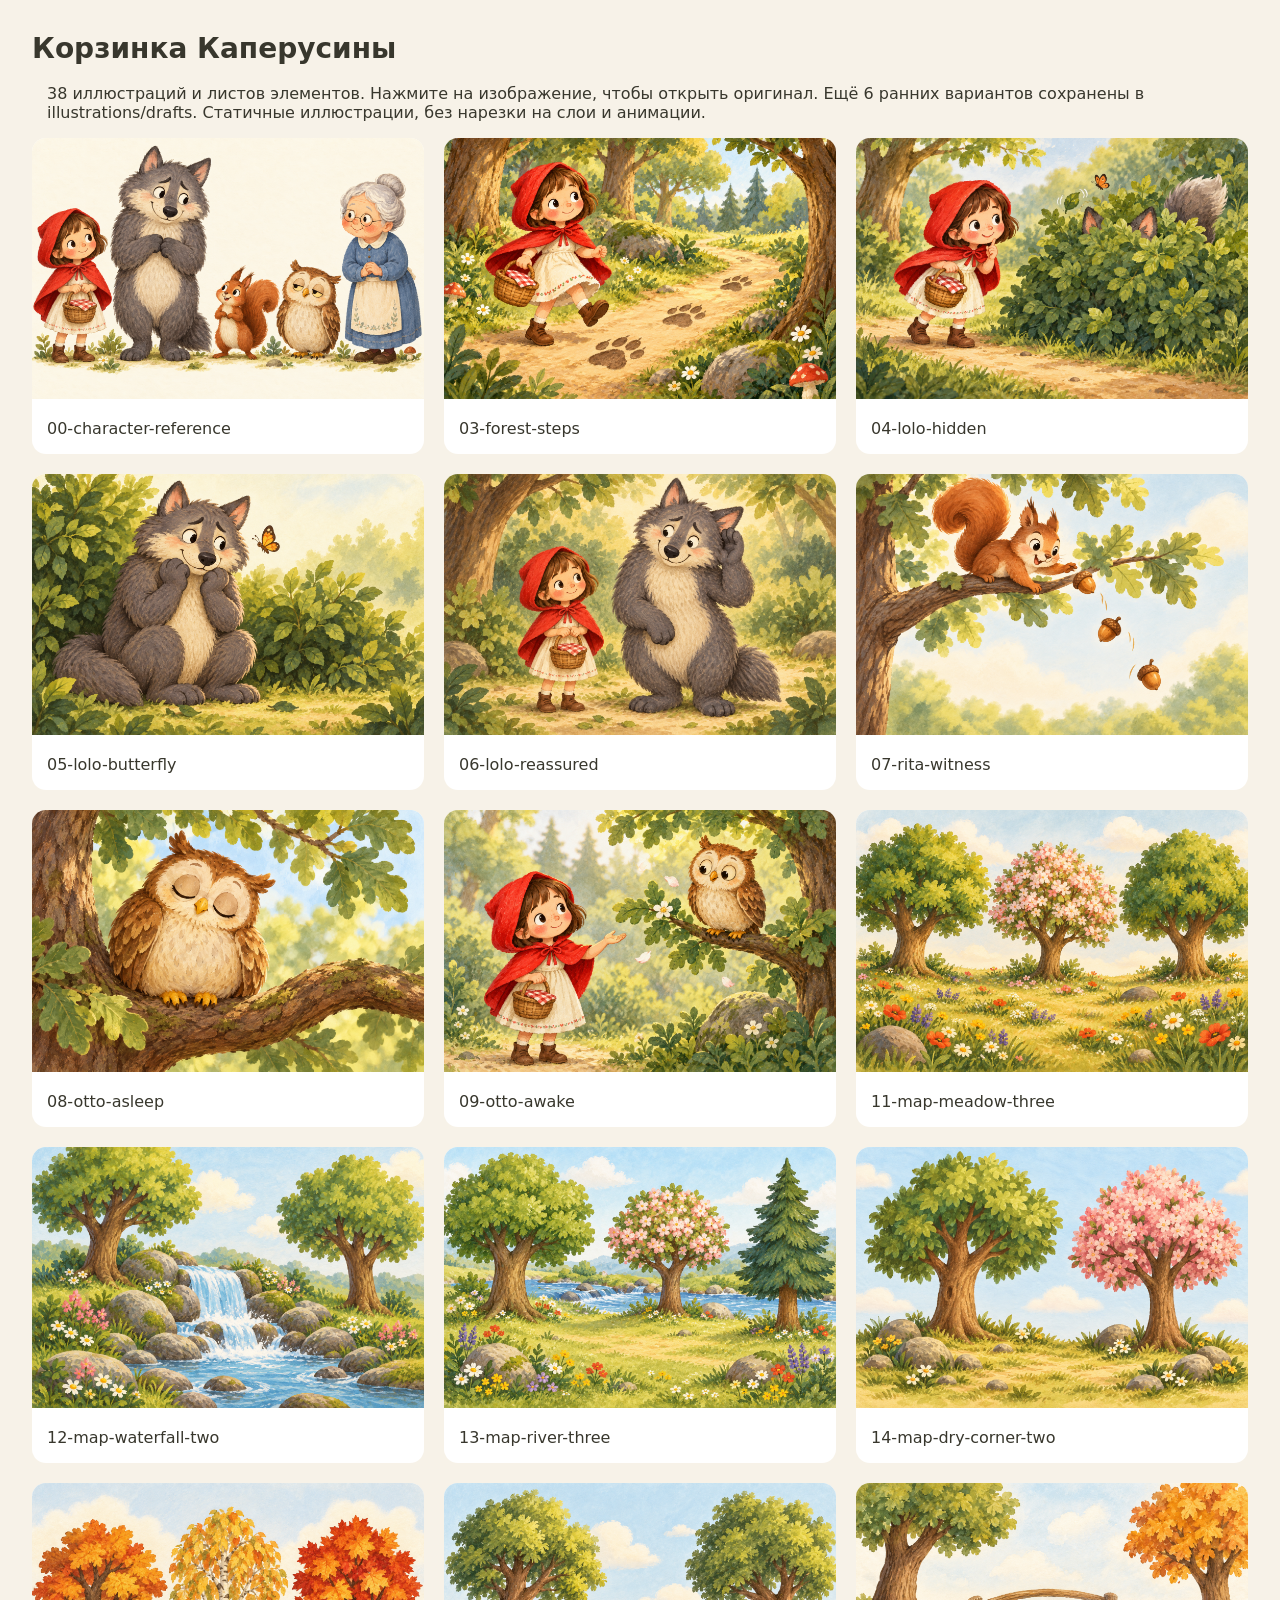
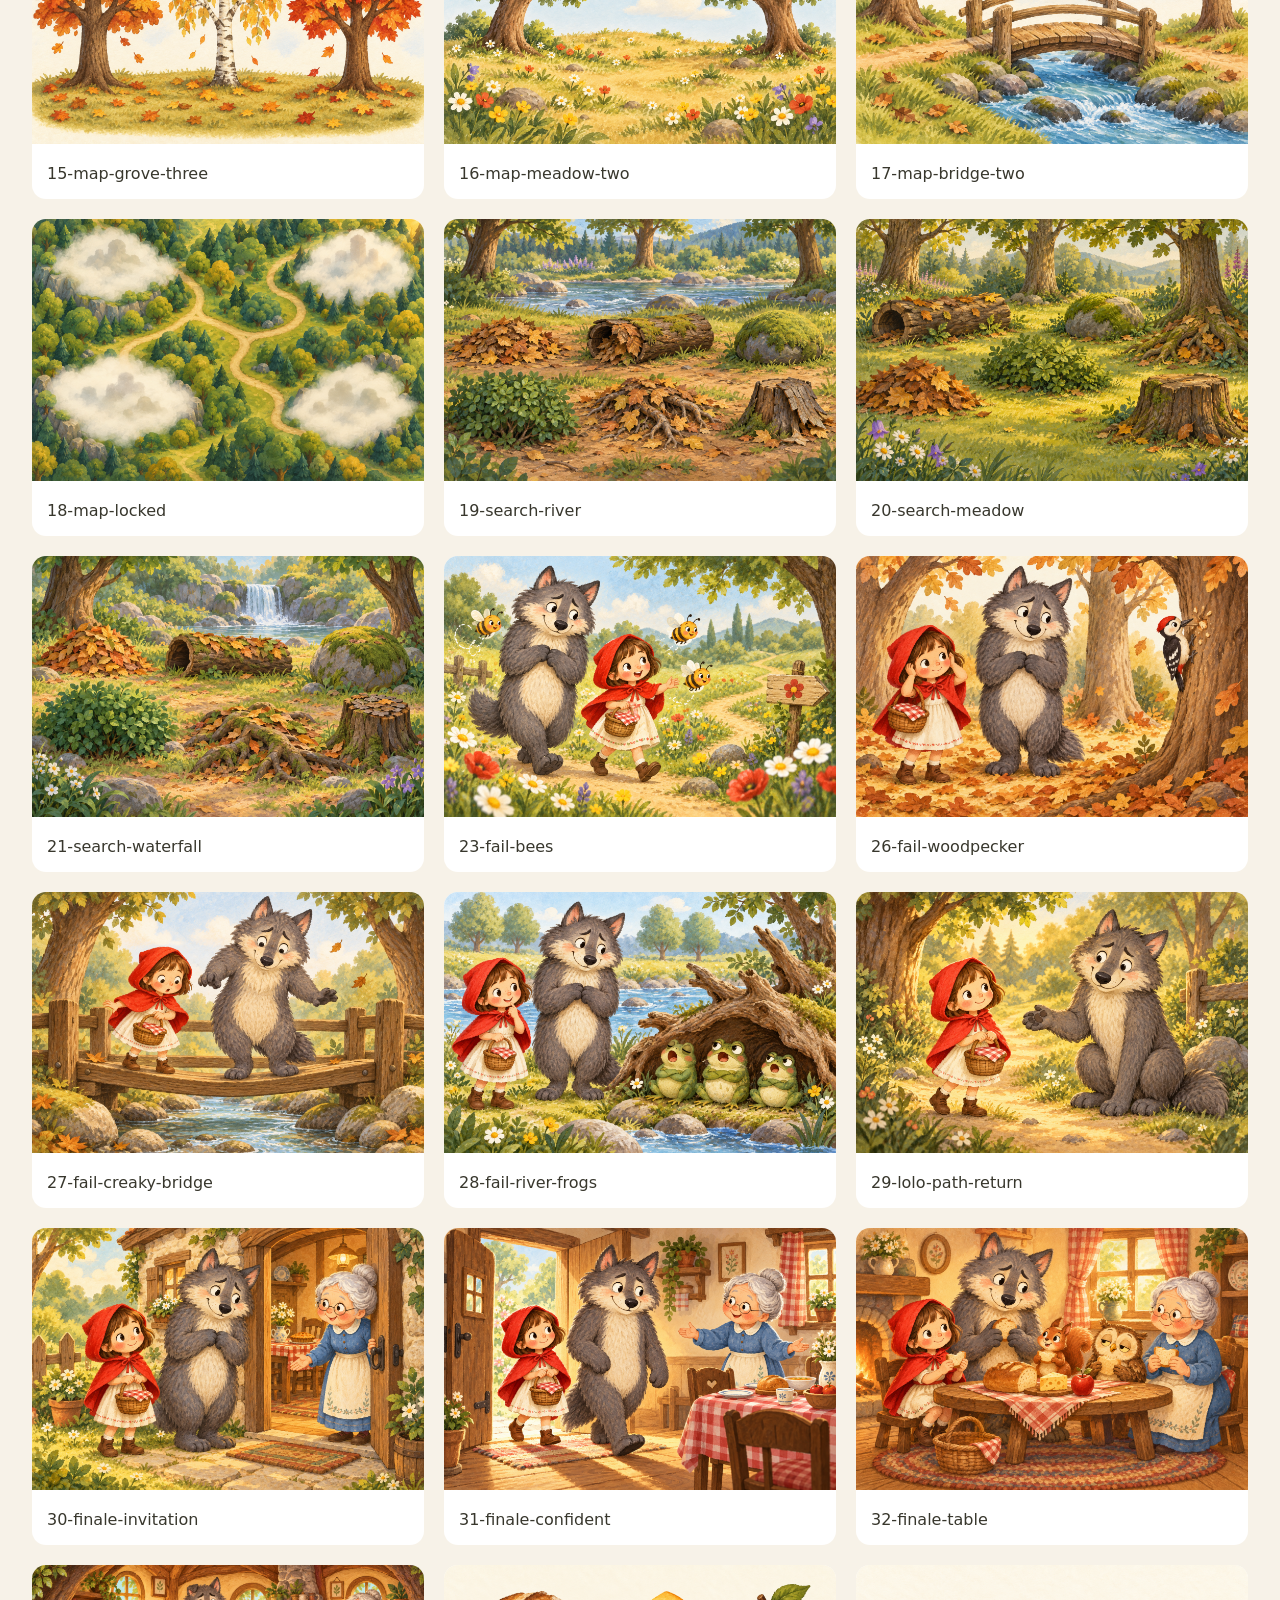
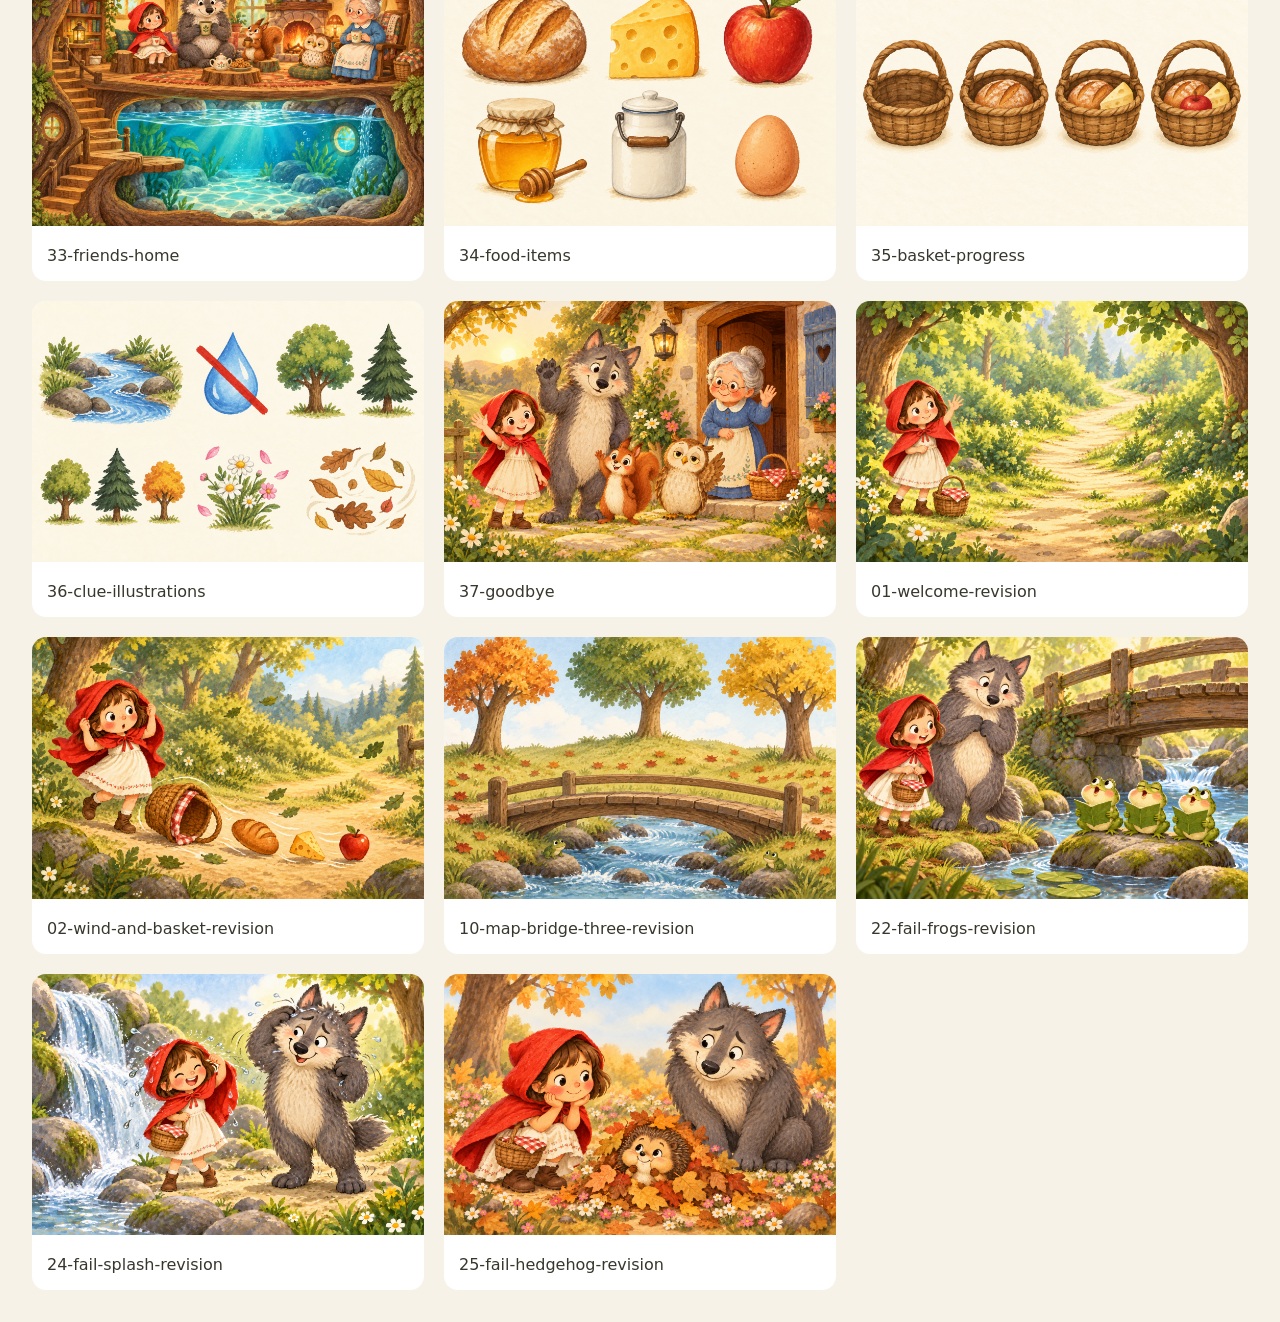
<file: assets/caperucita/index.html>
<!doctype html><html lang="ru"><meta charset="utf-8"><meta name="viewport" content="width=device-width,initial-scale=1"><title>Корзинка Каперусины — иллюстрации</title><style>body{margin:32px;background:#f7f2e8;color:#38372d;font:16px system-ui}main{display:grid;grid-template-columns:repeat(auto-fit,minmax(300px,1fr));gap:20px}a{color:inherit;text-decoration:none;background:white;border-radius:14px;overflow:hidden}img{width:100%;aspect-ratio:3/2;object-fit:contain}p{padding:0 15px}h1{font-size:28px}</style><h1>Корзинка Каперусины</h1><p>38 иллюстраций и листов элементов. Нажмите на изображение, чтобы открыть оригинал. Ещё 6 ранних вариантов сохранены в illustrations/drafts. Статичные иллюстрации, без нарезки на слои и анимации.</p><main><a href="illustrations/00-character-reference.png"><img loading="lazy" src="illustrations/00-character-reference.png"><p>00-character-reference</p></a><a href="illustrations/03-forest-steps.png"><img loading="lazy" src="illustrations/03-forest-steps.png"><p>03-forest-steps</p></a><a href="illustrations/04-lolo-hidden.png"><img loading="lazy" src="illustrations/04-lolo-hidden.png"><p>04-lolo-hidden</p></a><a href="illustrations/05-lolo-butterfly.png"><img loading="lazy" src="illustrations/05-lolo-butterfly.png"><p>05-lolo-butterfly</p></a><a href="illustrations/06-lolo-reassured.png"><img loading="lazy" src="illustrations/06-lolo-reassured.png"><p>06-lolo-reassured</p></a><a href="illustrations/07-rita-witness.png"><img loading="lazy" src="illustrations/07-rita-witness.png"><p>07-rita-witness</p></a><a href="illustrations/08-otto-asleep.png"><img loading="lazy" src="illustrations/08-otto-asleep.png"><p>08-otto-asleep</p></a><a href="illustrations/09-otto-awake.png"><img loading="lazy" src="illustrations/09-otto-awake.png"><p>09-otto-awake</p></a><a href="illustrations/11-map-meadow-three.png"><img loading="lazy" src="illustrations/11-map-meadow-three.png"><p>11-map-meadow-three</p></a><a href="illustrations/12-map-waterfall-two.png"><img loading="lazy" src="illustrations/12-map-waterfall-two.png"><p>12-map-waterfall-two</p></a><a href="illustrations/13-map-river-three.png"><img loading="lazy" src="illustrations/13-map-river-three.png"><p>13-map-river-three</p></a><a href="illustrations/14-map-dry-corner-two.png"><img loading="lazy" src="illustrations/14-map-dry-corner-two.png"><p>14-map-dry-corner-two</p></a><a href="illustrations/15-map-grove-three.png"><img loading="lazy" src="illustrations/15-map-grove-three.png"><p>15-map-grove-three</p></a><a href="illustrations/16-map-meadow-two.png"><img loading="lazy" src="illustrations/16-map-meadow-two.png"><p>16-map-meadow-two</p></a><a href="illustrations/17-map-bridge-two.png"><img loading="lazy" src="illustrations/17-map-bridge-two.png"><p>17-map-bridge-two</p></a><a href="illustrations/18-map-locked.png"><img loading="lazy" src="illustrations/18-map-locked.png"><p>18-map-locked</p></a><a href="illustrations/19-search-river.png"><img loading="lazy" src="illustrations/19-search-river.png"><p>19-search-river</p></a><a href="illustrations/20-search-meadow.png"><img loading="lazy" src="illustrations/20-search-meadow.png"><p>20-search-meadow</p></a><a href="illustrations/21-search-waterfall.png"><img loading="lazy" src="illustrations/21-search-waterfall.png"><p>21-search-waterfall</p></a><a href="illustrations/23-fail-bees.png"><img loading="lazy" src="illustrations/23-fail-bees.png"><p>23-fail-bees</p></a><a href="illustrations/26-fail-woodpecker.png"><img loading="lazy" src="illustrations/26-fail-woodpecker.png"><p>26-fail-woodpecker</p></a><a href="illustrations/27-fail-creaky-bridge.png"><img loading="lazy" src="illustrations/27-fail-creaky-bridge.png"><p>27-fail-creaky-bridge</p></a><a href="illustrations/28-fail-river-frogs.png"><img loading="lazy" src="illustrations/28-fail-river-frogs.png"><p>28-fail-river-frogs</p></a><a href="illustrations/29-lolo-path-return.png"><img loading="lazy" src="illustrations/29-lolo-path-return.png"><p>29-lolo-path-return</p></a><a href="illustrations/30-finale-invitation.png"><img loading="lazy" src="illustrations/30-finale-invitation.png"><p>30-finale-invitation</p></a><a href="illustrations/31-finale-confident.png"><img loading="lazy" src="illustrations/31-finale-confident.png"><p>31-finale-confident</p></a><a href="illustrations/32-finale-table.png"><img loading="lazy" src="illustrations/32-finale-table.png"><p>32-finale-table</p></a><a href="illustrations/33-friends-home.png"><img loading="lazy" src="illustrations/33-friends-home.png"><p>33-friends-home</p></a><a href="illustrations/34-food-items.png"><img loading="lazy" src="illustrations/34-food-items.png"><p>34-food-items</p></a><a href="illustrations/35-basket-progress.png"><img loading="lazy" src="illustrations/35-basket-progress.png"><p>35-basket-progress</p></a><a href="illustrations/36-clue-illustrations.png"><img loading="lazy" src="illustrations/36-clue-illustrations.png"><p>36-clue-illustrations</p></a><a href="illustrations/37-goodbye.png"><img loading="lazy" src="illustrations/37-goodbye.png"><p>37-goodbye</p></a><a href="illustrations/01-welcome-revision.png"><img loading="lazy" src="illustrations/01-welcome-revision.png"><p>01-welcome-revision</p></a><a href="illustrations/02-wind-and-basket-revision.png"><img loading="lazy" src="illustrations/02-wind-and-basket-revision.png"><p>02-wind-and-basket-revision</p></a><a href="illustrations/10-map-bridge-three-revision.png"><img loading="lazy" src="illustrations/10-map-bridge-three-revision.png"><p>10-map-bridge-three-revision</p></a><a href="illustrations/22-fail-frogs-revision.png"><img loading="lazy" src="illustrations/22-fail-frogs-revision.png"><p>22-fail-frogs-revision</p></a><a href="illustrations/24-fail-splash-revision.png"><img loading="lazy" src="illustrations/24-fail-splash-revision.png"><p>24-fail-splash-revision</p></a><a href="illustrations/25-fail-hedgehog-revision.png"><img loading="lazy" src="illustrations/25-fail-hedgehog-revision.png"><p>25-fail-hedgehog-revision</p></a></main></html>
</file>
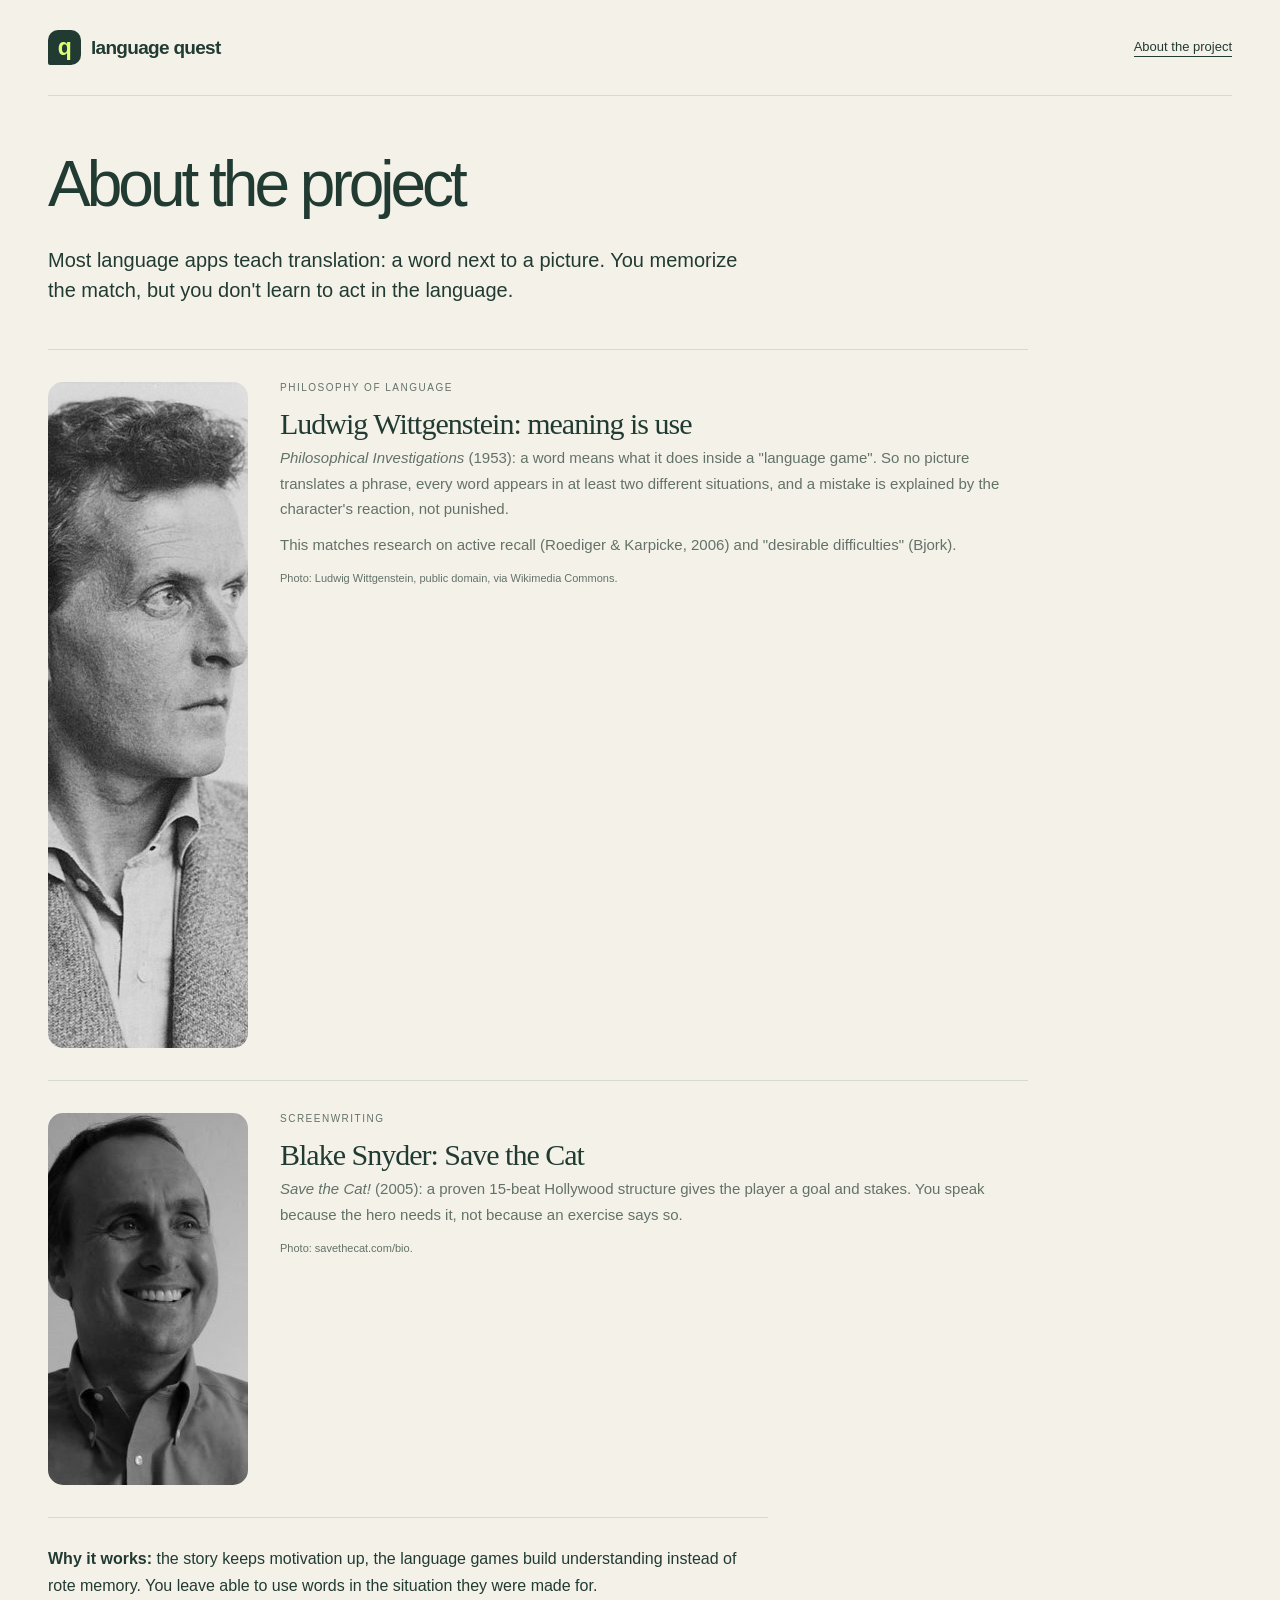
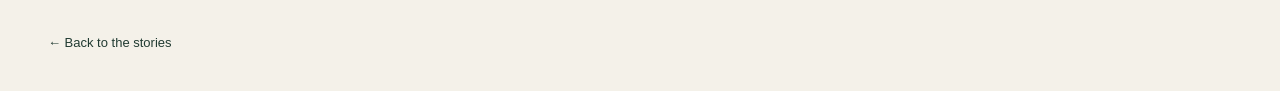
<file: web/about.html>
<!doctype html><html lang="en"><head><meta charset="utf-8"><meta name="viewport" content="width=device-width,initial-scale=1"><title>About the project · Language Quest</title><link rel="stylesheet" href="./css/quests.css"></head><body><div class="wrap"><header><a class="logo" href="./quests.html"><span class="logo-mark" aria-hidden="true">q</span>language quest</a><nav class="top-nav"><a href="./about.html">About the project</a></nav></header><main class="about-page"><h1>About the project</h1><p class="about-lead">Most language apps teach translation: a word next to a picture. You memorize the match, but you don't learn to act in the language.</p><section class="expert"><img src="../assets/about/wittgenstein.jpg" alt="Ludwig Wittgenstein" width="500" height="666"><div><span class="meta">Philosophy of language</span><h2>Ludwig Wittgenstein: meaning is use</h2><p><em>Philosophical Investigations</em> (1953): a word means what it does inside a "language game". So no picture translates a phrase, every word appears in at least two different situations, and a mistake is explained by the character's reaction, not punished.</p><p>This matches research on active recall (Roediger &amp; Karpicke, 2006) and "desirable difficulties" (Bjork).</p><p class="credit">Photo: Ludwig Wittgenstein, public domain, via Wikimedia Commons.</p></div></section><section class="expert"><img src="../assets/about/snyder.jpg" alt="Blake Snyder" width="585" height="372" style="object-position:52% center"><div><span class="meta">Screenwriting</span><h2>Blake Snyder: Save the Cat</h2><p><em>Save the Cat!</em> (2005): a proven 15-beat Hollywood structure gives the player a goal and stakes. You speak because the hero needs it, not because an exercise says so.</p><p class="credit">Photo: savethecat.com/bio.</p></div></section><p class="about-close"><strong>Why it works:</strong> the story keeps motivation up, the language games build understanding instead of rote memory. You leave able to use words in the situation they were made for.</p><a class="back" href="./quests.html">&larr; Back to the stories</a></main></div></body></html>
</file>
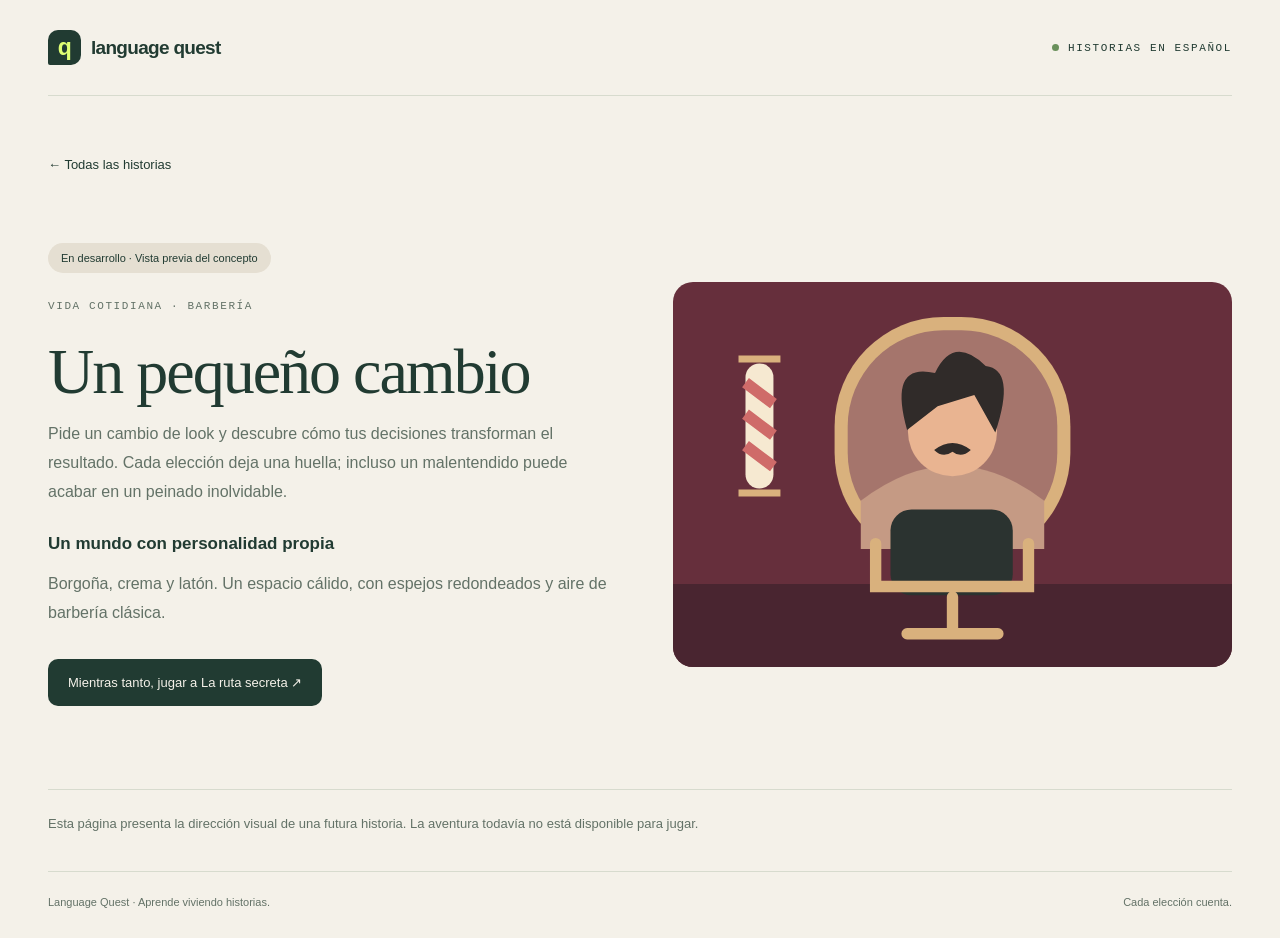
<file: web/barberia.html>
<!doctype html><html lang="es"><head><meta charset="utf-8"><meta name="viewport" content="width=device-width,initial-scale=1"><title>Un pequeño cambio · Language Quest</title><link rel="stylesheet" href="./css/quests.css"></head><body><div class="wrap"><header><a class="logo" href="./quests.html"><span class="logo-mark" aria-hidden="true">q</span>language quest</a><span class="language">Historias en español</span></header><main><div style="padding-top:25px"><a class="back" href="./quests.html">← Todas las historias</a></div><section class="detail"><div><span class="status">En desarrollo · Vista previa del concepto</span><p class="eyebrow">Vida cotidiana · Barbería</p><h1>Un pequeño cambio</h1><p>Pide un cambio de look y descubre cómo tus decisiones transforman el resultado. Cada elección deja una huella; incluso un malentendido puede acabar en un peinado inolvidable.</p><h2>Un mundo con personalidad propia</h2><p>Borgoña, crema y latón. Un espacio cálido, con espejos redondeados y aire de barbería clásica.</p><a class="button" href="./rocodromo.html">Mientras tanto, jugar a La ruta secreta ↗</a></div><img class="detail-art" src="../assets/catalog/barber.svg" width="640" height="440" alt="Ilustración de una barbería en tonos borgoña y latón"></section><p class="note">Esta página presenta la dirección visual de una futura historia. La aventura todavía no está disponible para jugar.</p></main><footer><span>Language Quest · Aprende viviendo historias.</span><span>Cada elección cuenta.</span></footer></div></body></html>
</file>
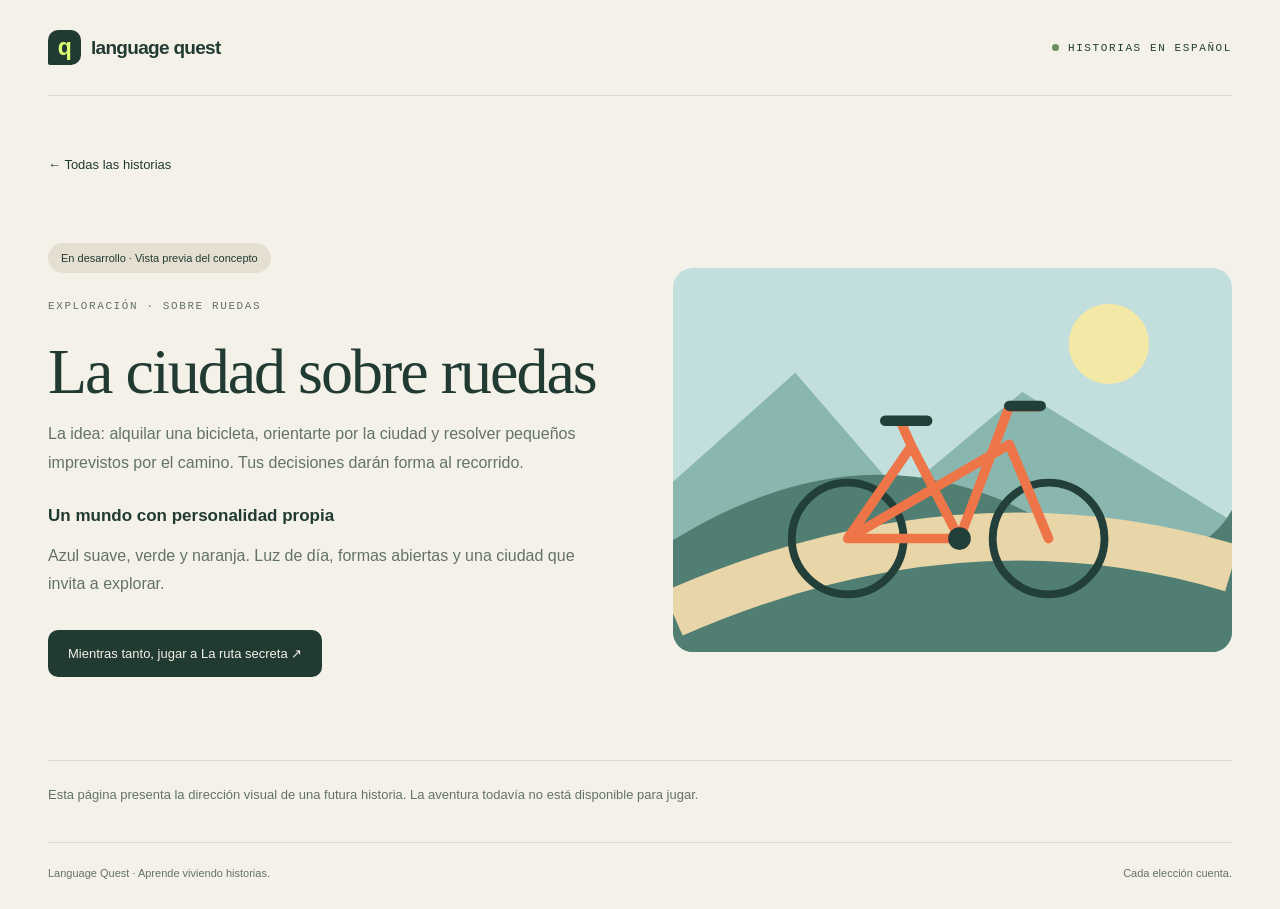
<file: web/bicicleta.html>
<!doctype html><html lang="es"><head><meta charset="utf-8"><meta name="viewport" content="width=device-width,initial-scale=1"><title>La ciudad sobre ruedas · Language Quest</title><link rel="stylesheet" href="./css/quests.css"></head><body><div class="wrap"><header><a class="logo" href="./quests.html"><span class="logo-mark" aria-hidden="true">q</span>language quest</a><span class="language">Historias en español</span></header><main><div style="padding-top:25px"><a class="back" href="./quests.html">← Todas las historias</a></div><section class="detail"><div><span class="status">En desarrollo · Vista previa del concepto</span><p class="eyebrow">Exploración · Sobre ruedas</p><h1>La ciudad sobre ruedas</h1><p>La idea: alquilar una bicicleta, orientarte por la ciudad y resolver pequeños imprevistos por el camino. Tus decisiones darán forma al recorrido.</p><h2>Un mundo con personalidad propia</h2><p>Azul suave, verde y naranja. Luz de día, formas abiertas y una ciudad que invita a explorar.</p><a class="button" href="./rocodromo.html">Mientras tanto, jugar a La ruta secreta ↗</a></div><img class="detail-art" src="../assets/catalog/bike.svg" width="640" height="440" alt="Ilustración de una bicicleta naranja junto a un camino"></section><p class="note">Esta página presenta la dirección visual de una futura historia. La aventura todavía no está disponible para jugar.</p></main><footer><span>Language Quest · Aprende viviendo historias.</span><span>Cada elección cuenta.</span></footer></div></body></html>
</file>
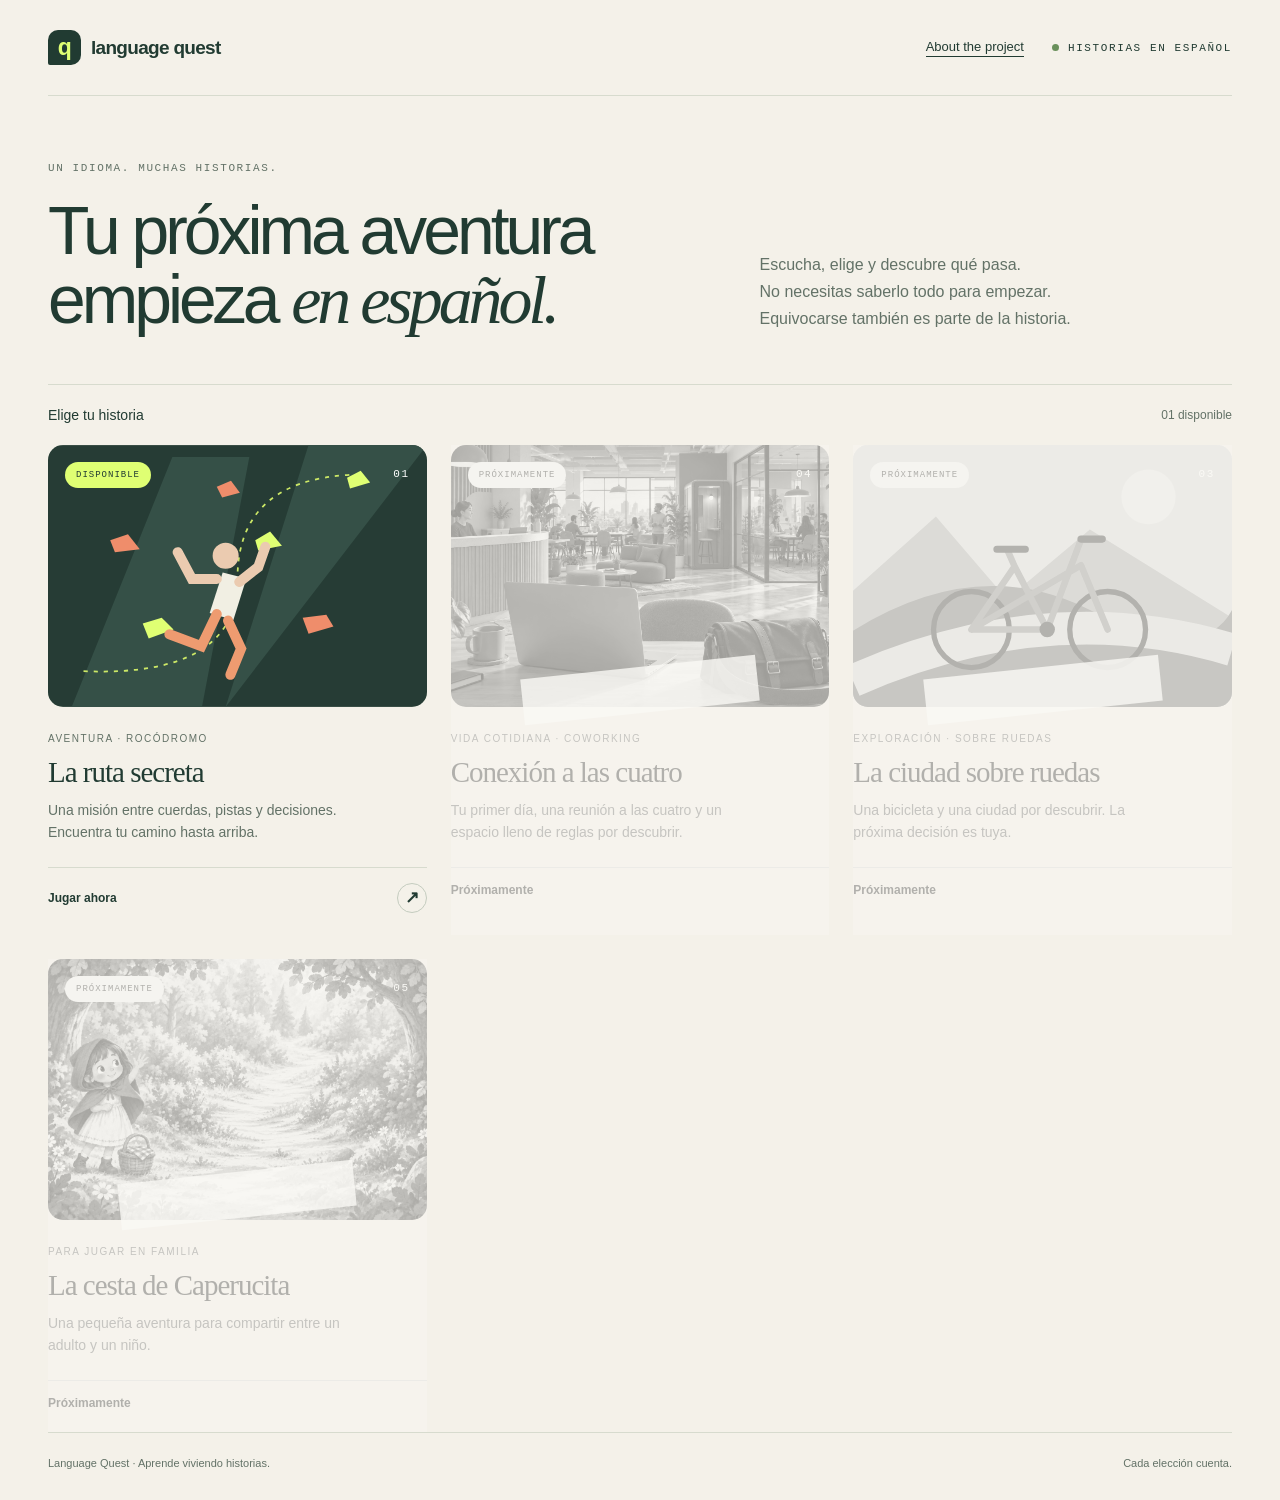
<file: web/coworking-en.html>
<!doctype html>
<html lang="en"><head><script>location.replace("./quests.html")</script><meta charset="utf-8"><meta name="viewport" content="width=device-width,initial-scale=1">
<title>Connected by Four · Language Quest</title>
<style>
:root{--paper:#f4f1e9;--ink:#213b32;--muted:#637267;--line:#d7dbce;--terra:#c05c32;--sage:#69905b}
*{box-sizing:border-box}body{margin:0;background:var(--paper);color:var(--ink);font-family:Arial,Helvetica,sans-serif;line-height:1.5}
.wrap{max-width:860px;margin:auto;padding:0 20px 60px}
header{display:flex;justify-content:space-between;align-items:center;min-height:64px;border-bottom:1px solid var(--line);gap:12px}
a{color:inherit}a:focus-visible,button:focus-visible,summary:focus-visible,[tabindex]:focus-visible{outline:3px solid var(--terra);outline-offset:3px}
h1{font-family:Georgia,serif;font-weight:400;font-size:clamp(32px,7vw,52px);letter-spacing:-1.5px;margin:.4em 0 .2em}
.cover{width:100%;height:auto;border-radius:16px;display:block;margin-top:16px}
button{font:inherit;cursor:pointer}
.primary{background:var(--ink);color:var(--paper);border:0;border-radius:10px;padding:14px 22px;font-weight:bold;min-height:48px}
.primary:disabled{opacity:.45;cursor:default}
.ghost{background:none;border:1px solid var(--line);border-radius:10px;padding:9px 14px;min-height:44px;color:var(--ink)}
.stage{margin:18px 0;border-radius:14px;overflow:hidden;background:#f3e9d8;border:1px solid var(--line)}
.stage svg{display:block;width:100%;height:clamp(150px,26vh,230px)}.stage .opening{display:block;width:100%;max-height:42vh;object-fit:cover}.stage[hidden]{display:none}.slots{display:flex;gap:8px;padding:8px 12px;background:#fff;flex-wrap:wrap}
.slot{font-family:monospace;font-size:13px;border:1px solid var(--line);border-radius:6px;padding:4px 8px}.slot.fixed{border-color:var(--ink)}
.stage.pop{animation:pop .5s}@keyframes pop{50%{transform:scale(1.015)}}
#printer-art{width:min(260px,70%);border-radius:12px;display:block;margin:0 auto 14px}
.line{margin:10px 0;font-size:19px;padding:10px 16px 12px;border-radius:16px;max-width:88%;border:1px solid var(--line);background:#fff}
.who{font-family:monospace;font-size:11px;letter-spacing:1px;text-transform:uppercase;color:var(--muted);display:block;margin-bottom:2px}
.line.narr{max-width:100%;background:none;border:0;border-left:4px solid var(--line);border-radius:0;color:var(--muted);font-style:italic;padding:2px 0 2px 14px}
.line.lucia{border-bottom-left-radius:4px;background:#e9f2dc;border-color:#b9cfa3}
.line.hero{margin-left:auto;border-bottom-right-radius:4px;background:var(--ink);color:var(--paper);border-color:var(--ink)}.line.hero .who{color:#c9d6c4}
.line.other{margin-left:auto;border-bottom-right-radius:4px;background:#f6e6d6;border-color:#dfc3a4}
#question:focus{outline:none}
.cards{display:grid;gap:12px;margin:18px 0}.cards.imgs{grid-template-columns:repeat(3,1fr)}
.card-btn{border:2px solid var(--line);background:#fff;border-radius:14px;padding:0;text-align:left;overflow:hidden;position:relative;min-height:56px;color:var(--ink)}
.cards.texts .card-btn{padding:16px 18px;font-size:18px}
.card-btn img{width:100%;display:block;aspect-ratio:4/3;object-fit:cover}
.letter{position:absolute;left:8px;top:8px;background:var(--paper);border-radius:8px;padding:2px 9px;font-weight:bold}
.card-btn:hover:not(:disabled){border-color:var(--ink)}.card-btn:disabled{cursor:default;opacity:.55}.card-btn.chosen{opacity:1;border-color:var(--ink)}
.reaction.ok{border-left-color:#2e8b4f}.reaction.bad{border-left-color:#9aa898}
.reaction{background:#fff;border-left:5px solid #9aa898;padding:14px 18px;border-radius:8px;font-size:18px;margin:14px 0}
.tools{display:flex;gap:10px;flex-wrap:wrap;align-items:center;margin:8px 0}.note{color:var(--muted);font-size:14px}
#final-stage{position:relative;border-radius:14px;overflow:hidden;background:#f3e9d8}.final-cover{width:100%;display:block}
.jw{border-top:1px solid var(--line);padding:12px 0}.jw h3{font-family:Georgia,serif;margin:0 0 6px}.ju{margin:6px 0 8px 12px}.jc{font-weight:bold;margin:0}.jr{margin:2px 0;color:var(--muted)}
details{margin-top:28px;border:1px solid var(--line);border-radius:10px;padding:10px 14px}
dialog{border:0;border-radius:14px;padding:24px;max-width:360px}dialog::backdrop{background:rgba(0,0,0,.4)}dialog div{display:flex;gap:10px;margin-top:16px}
.card-btn.wrong{border-color:#c05c32;box-shadow:0 0 0 3px rgba(192,92,50,.35);animation:nope .5s}
.card-btn.wrong img{filter:saturate(.6) sepia(.25)}
.card-btn.right{border-color:#2e8b4f;box-shadow:0 0 0 3px rgba(46,139,79,.35);animation:yes .5s}
.card-btn.right .pname{background:#2e8b4f}
.cards.texts .card-btn.wrong{background:#fbeee8}.cards.texts .card-btn.right{background:#e8f4ec}
@keyframes yes{40%{transform:scale(1.03)}}
.pname{position:absolute;left:0;right:0;bottom:0;background:#c05c32;color:#fff;font-weight:bold;padding:8px 10px;text-align:center}
@keyframes nope{20%{transform:translateX(-8px) rotate(-1.5deg)}40%{transform:translateX(8px) rotate(1.5deg)}60%{transform:translateX(-6px)}80%{transform:translateX(6px)}}
@media(max-width:560px){.cards.imgs{grid-template-columns:1fr 1fr 1fr;gap:8px}.line{font-size:17px}.letter{font-size:13px}}
@media(prefers-reduced-motion:reduce){*{animation:none!important;transition:none!important}}
</style></head><body><div class="wrap">
<header><a href="./quests.html" data-quest-exit>← All stories</a><span id="progress" class="note" aria-hidden="true"></span></header>
<main>
<section id="start"><img class="cover" id="cover-img" src="../assets/coworking/cover.png" alt="" width="1200" height="800">
<h1>Connected by Four</h1>
<p class="line">Today is your first day at a coworking space. At four o'clock you have an important video call.</p>
<button id="begin" class="primary" type="button">Start</button></section>

<section id="play" hidden>
<div class="stage" id="stage"></div>
<img id="printer-art" alt="" hidden>
<div id="question" class="q" aria-live="polite"></div>
<div class="tools"><button id="again" class="ghost" type="button">Listen again</button><button id="slow" class="ghost" type="button">Slower</button><span id="audio-note" class="note" role="status"></span></div>
<div id="cards" class="cards"></div>
<div id="reaction" class="reaction" role="status" hidden></div>
<button id="next" class="primary" type="button" hidden disabled>Continue</button>
</section>

<section id="final" hidden>
<h1 id="final-title" tabindex="-1">Your first day</h1>
<div id="final-stage"></div>
<p class="line" id="final-msg"></p>
<div class="tools"><button id="final-listen" class="ghost" type="button">Listen again</button><button id="final-slow" class="ghost" type="button">Slower</button></div>
<section id="journal-wrap" hidden><h2>Your English in use</h2><div id="journal"></div></section>
<button id="replay" class="primary" type="button" style="margin-top:20px">Play again</button>
</section>

<details><summary>vocabulary</summary><ul id="vocab-list"></ul></details>
</main>
<dialog id="leave-quest"><p class="line">Leave the story?</p><div><button class="ghost" type="button" data-stay>Stay</button><button class="primary" type="button" data-leave>Leave</button></div></dialog>
</div>

</body></html>
</file>
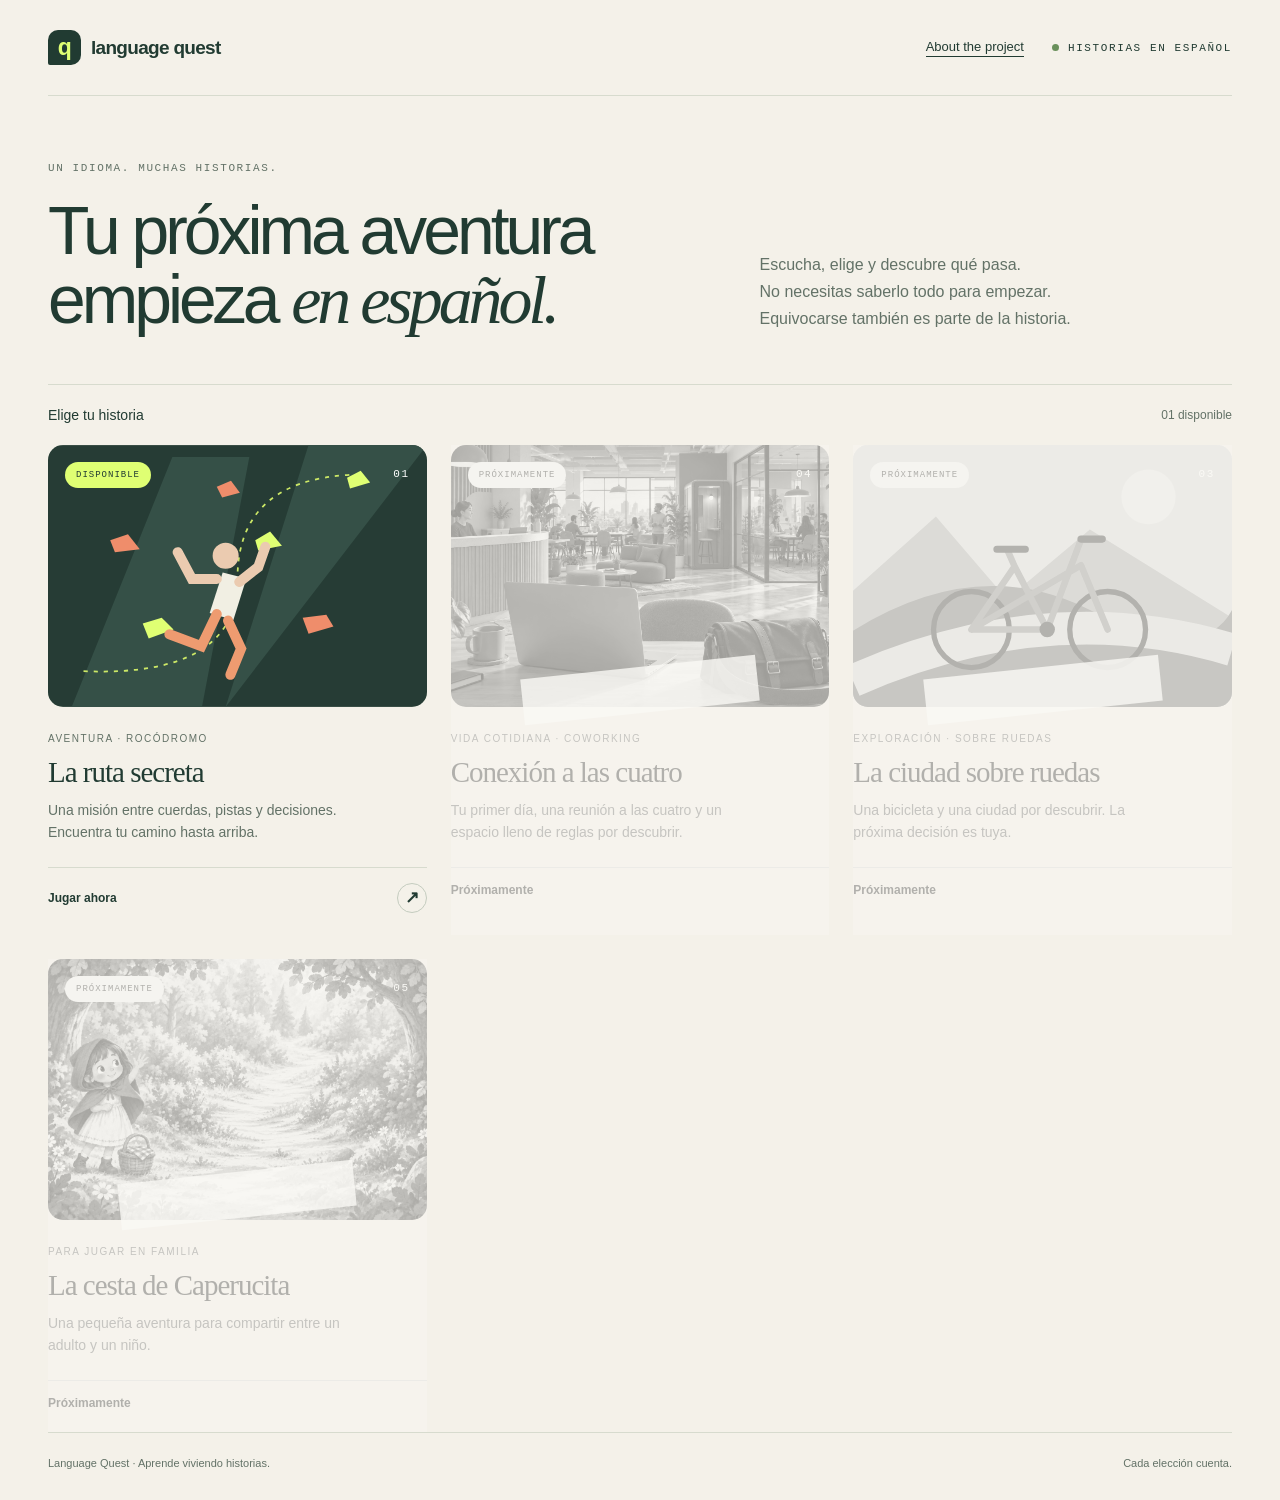
<file: web/coworking.html>
<!doctype html>
<html lang="es"><head><script>location.replace("./quests.html")</script><meta charset="utf-8"><meta name="viewport" content="width=device-width,initial-scale=1">
<title>Conexión a las cuatro · Language Quest</title>
<style>
:root{--paper:#f4f1e9;--ink:#213b32;--muted:#637267;--line:#d7dbce;--terra:#c05c32;--sage:#69905b}
*{box-sizing:border-box}body{margin:0;background:var(--paper);color:var(--ink);font-family:Arial,Helvetica,sans-serif;line-height:1.5}
.wrap{max-width:860px;margin:auto;padding:0 20px 60px}
header{display:flex;justify-content:space-between;align-items:center;min-height:64px;border-bottom:1px solid var(--line);gap:12px}
a{color:inherit}a:focus-visible,button:focus-visible,summary:focus-visible,[tabindex]:focus-visible{outline:3px solid var(--terra);outline-offset:3px}
h1{font-family:Georgia,serif;font-weight:400;font-size:clamp(32px,7vw,52px);letter-spacing:-1.5px;margin:.4em 0 .2em}
.cover{width:100%;height:auto;border-radius:16px;display:block;margin-top:16px}
button{font:inherit;cursor:pointer}
.primary{background:var(--ink);color:var(--paper);border:0;border-radius:10px;padding:14px 22px;font-weight:bold;min-height:48px}
.primary:disabled{opacity:.45;cursor:default}
.ghost{background:none;border:1px solid var(--line);border-radius:10px;padding:9px 14px;min-height:44px;color:var(--ink)}
.stage{margin:18px 0;border-radius:14px;overflow:hidden;background:#f3e9d8;border:1px solid var(--line)}
.stage svg{display:block;width:100%;height:clamp(150px,26vh,230px)}.stage .opening{display:block;width:100%;max-height:42vh;object-fit:cover}.stage[hidden]{display:none}.slots{display:flex;gap:8px;padding:8px 12px;background:#fff;flex-wrap:wrap}
.slot{font-family:monospace;font-size:13px;border:1px solid var(--line);border-radius:6px;padding:4px 8px}.slot.fixed{border-color:var(--ink)}
.stage.pop{animation:pop .5s}@keyframes pop{50%{transform:scale(1.015)}}
#printer-art{width:min(260px,70%);border-radius:12px;display:block;margin:0 auto 14px}
.line{margin:10px 0;font-size:19px;padding:10px 16px 12px;border-radius:16px;max-width:88%;border:1px solid var(--line);background:#fff}
.who{font-family:monospace;font-size:11px;letter-spacing:1px;text-transform:uppercase;color:var(--muted);display:block;margin-bottom:2px}
.line.narr{max-width:100%;background:none;border:0;border-left:4px solid var(--line);border-radius:0;color:var(--muted);font-style:italic;padding:2px 0 2px 14px}
.line.lucia{border-bottom-left-radius:4px;background:#e9f2dc;border-color:#b9cfa3}
.line.hero{margin-left:auto;border-bottom-right-radius:4px;background:var(--ink);color:var(--paper);border-color:var(--ink)}.line.hero .who{color:#c9d6c4}
.line.other{margin-left:auto;border-bottom-right-radius:4px;background:#f6e6d6;border-color:#dfc3a4}
#question:focus{outline:none}
.cards{display:grid;gap:12px;margin:18px 0}.cards.imgs{grid-template-columns:repeat(3,1fr)}
.card-btn{border:2px solid var(--line);background:#fff;border-radius:14px;padding:0;text-align:left;overflow:hidden;position:relative;min-height:56px;color:var(--ink)}
.cards.texts .card-btn{padding:16px 18px;font-size:18px}
.card-btn img{width:100%;display:block;aspect-ratio:4/3;object-fit:cover}
.letter{position:absolute;left:8px;top:8px;background:var(--paper);border-radius:8px;padding:2px 9px;font-weight:bold}
.card-btn:hover:not(:disabled){border-color:var(--ink)}.card-btn:disabled{cursor:default;opacity:.55}.card-btn.chosen{opacity:1;border-color:var(--ink)}
.reaction.ok{border-left-color:#2e8b4f}.reaction.bad{border-left-color:#9aa898}
.reaction{background:#fff;border-left:5px solid #9aa898;padding:14px 18px;border-radius:8px;font-size:18px;margin:14px 0}
.tools{display:flex;gap:10px;flex-wrap:wrap;align-items:center;margin:8px 0}.note{color:var(--muted);font-size:14px}
#final-stage{position:relative;border-radius:14px;overflow:hidden;background:#f3e9d8}.final-cover{width:100%;display:block}
.jw{border-top:1px solid var(--line);padding:12px 0}.jw h3{font-family:Georgia,serif;margin:0 0 6px}.ju{margin:6px 0 8px 12px}.jc{font-weight:bold;margin:0}.jr{margin:2px 0;color:var(--muted)}
details{margin-top:28px;border:1px solid var(--line);border-radius:10px;padding:10px 14px}
dialog{border:0;border-radius:14px;padding:24px;max-width:360px}dialog::backdrop{background:rgba(0,0,0,.4)}dialog div{display:flex;gap:10px;margin-top:16px}
.card-btn.wrong{border-color:#c05c32;box-shadow:0 0 0 3px rgba(192,92,50,.35);animation:nope .5s}
.card-btn.wrong img{filter:saturate(.6) sepia(.25)}
.card-btn.right{border-color:#2e8b4f;box-shadow:0 0 0 3px rgba(46,139,79,.35);animation:yes .5s}
.card-btn.right .pname{background:#2e8b4f}
.cards.texts .card-btn.wrong{background:#fbeee8}.cards.texts .card-btn.right{background:#e8f4ec}
@keyframes yes{40%{transform:scale(1.03)}}
.pname{position:absolute;left:0;right:0;bottom:0;background:#c05c32;color:#fff;font-weight:bold;padding:8px 10px;text-align:center}
@keyframes nope{20%{transform:translateX(-8px) rotate(-1.5deg)}40%{transform:translateX(8px) rotate(1.5deg)}60%{transform:translateX(-6px)}80%{transform:translateX(6px)}}
@media(max-width:560px){.cards.imgs{grid-template-columns:1fr 1fr 1fr;gap:8px}.line{font-size:17px}.letter{font-size:13px}}
@media(prefers-reduced-motion:reduce){*{animation:none!important;transition:none!important}}
</style></head><body><div class="wrap">
<header><a href="./quests.html" data-quest-exit>← Todas las historias</a><span id="progress" class="note" aria-hidden="true"></span></header>
<main>
<section id="start"><img class="cover" id="cover-img" src="../assets/coworking/cover.png" alt="" width="1200" height="800">
<h1>Conexión a las cuatro</h1>
<p class="line">Hoy es tu primer día en un espacio de coworking. A las cuatro tienes una videollamada importante.</p>
<button id="begin" class="primary" type="button">Empezar</button></section>

<section id="play" hidden>
<div class="stage" id="stage"></div>
<img id="printer-art" alt="" hidden>
<div id="question" class="q" aria-live="polite"></div>
<div class="tools"><button id="again" class="ghost" type="button">Volver a escuchar</button><button id="slow" class="ghost" type="button">Más despacio</button><span id="audio-note" class="note" role="status"></span></div>
<div id="cards" class="cards"></div>
<div id="reaction" class="reaction" role="status" hidden></div>
<button id="next" class="primary" type="button" hidden disabled>Continuar</button>
</section>

<section id="final" hidden>
<h1 id="final-title" tabindex="-1">Tu primer día</h1>
<div id="final-stage"></div>
<p class="line" id="final-msg"></p>
<div class="tools"><button id="final-listen" class="ghost" type="button">Volver a escuchar</button><button id="final-slow" class="ghost" type="button">Más despacio</button></div>
<section id="journal-wrap" hidden><h2>Tus usos del español</h2><div id="journal"></div></section>
<button id="replay" class="primary" type="button" style="margin-top:20px">Volver a jugar</button>
</section>

<details><summary>vocabulario</summary><ul id="vocab-list"></ul></details>
</main>
<dialog id="leave-quest"><p class="line">¿Salir de la historia?</p><div><button class="ghost" type="button" data-stay>Quedarme</button><button class="primary" type="button" data-leave>Salir</button></div></dialog>
</div>

</body></html>
</file>
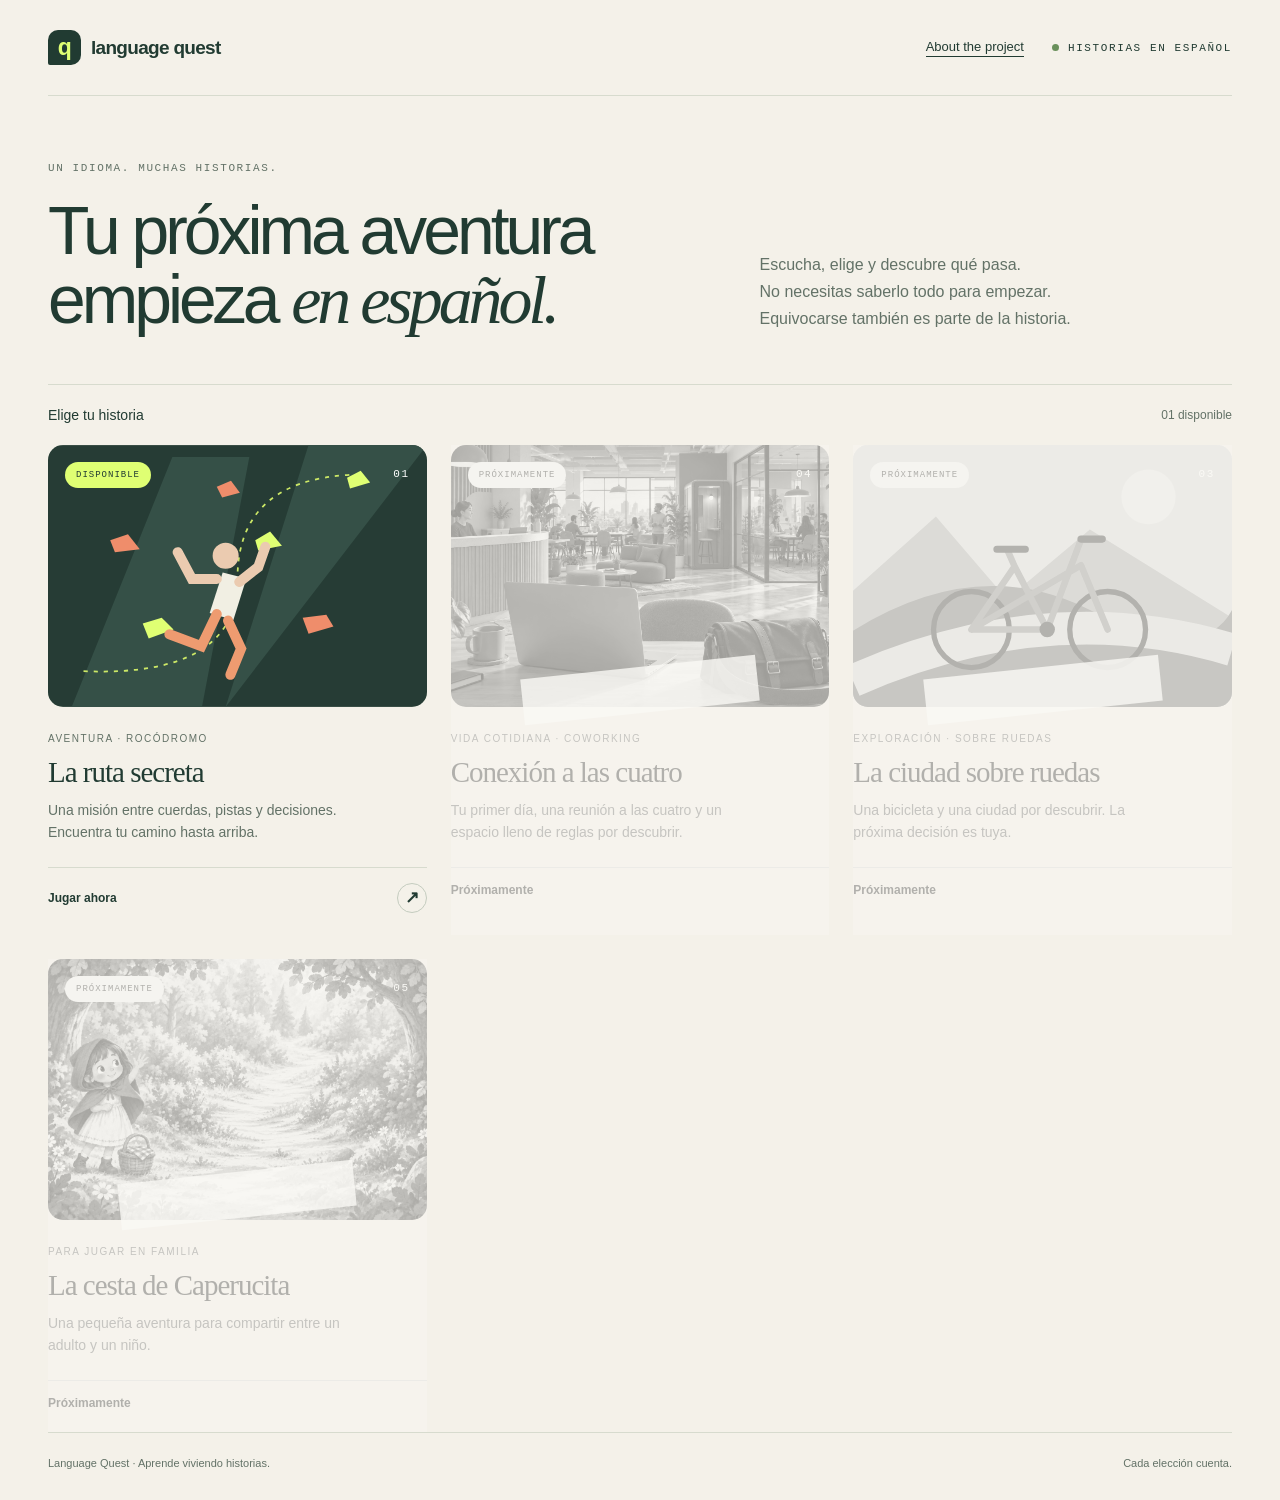
<file: web/quests.html>
<!doctype html><html lang="es"><head><meta charset="utf-8"><meta name="viewport" content="width=device-width,initial-scale=1"><title>Elige tu aventura · Language Quest</title><link rel="stylesheet" href="./css/quests.css"></head><body><div class="wrap"><header><a class="logo" href="./quests.html"><span class="logo-mark" aria-hidden="true">q</span>language quest</a><nav class="top-nav"><a href="./about.html">About the project</a><span class="language">Historias en español</span></nav></header><main><section class="hero"><div><p class="eyebrow">Un idioma. Muchas historias.</p><h1>Tu próxima aventura<br>empieza <em>en español.</em></h1></div><p class="intro">Escucha, elige y descubre qué pasa.<br>No necesitas saberlo todo para empezar.<br>Equivocarse también es parte de la historia.</p></section><section aria-labelledby="collection"><div class="section-head"><h2 id="collection">Elige tu historia</h2><span>01 disponible</span></div><div class="grid"><a class="card" href="./rocodromo.html"><div class="cover"><img src="../assets/catalog/climb.svg" alt="" width="640" height="440"><span class="tag live">Disponible</span><span class="number">01</span></div><div class="card-body"><span class="meta">Aventura · Rocódromo</span><h3>La ruta secreta</h3><p>Una misión entre cuerdas, pistas y decisiones. Encuentra tu camino hasta arriba.</p><div class="card-bottom"><span>Jugar ahora</span><span class="arrow" aria-hidden="true">↗</span></div></div></a><!-- hidden for now: <a class="card" href="./barberia.html"><div class="cover"><img src="../assets/catalog/barber.svg" alt="" width="640" height="440"><span class="tag ">En desarrollo</span><span class="number">02</span></div><div class="card-body"><span class="meta">Vida cotidiana · Barbería</span><h3>Un pequeño cambio</h3><p>Una visita al barbero. Muchas decisiones. Un resultado que no olvidarás.</p><div class="card-bottom"><span>Explorar el concepto</span><span class="arrow" aria-hidden="true">↗</span></div></div></a> --><!-- hidden for now: <a class="card" href="./bicicleta.html"><div class="cover"><img src="../assets/catalog/bike.svg" alt="" width="640" height="440"><span class="tag ">En desarrollo</span><span class="number">03</span></div><div class="card-body"><span class="meta">Exploración · Sobre ruedas</span><h3>La ciudad sobre ruedas</h3><p>Una bicicleta y una ciudad por descubrir. La próxima decisión es tuya.</p><div class="card-bottom"><span>Explorar el concepto</span><span class="arrow" aria-hidden="true">↗</span></div></div></a> --><div class="card soon" aria-disabled="true"><div class="cover"><img src="../assets/coworking/cover.png" alt="" width="640" height="440"><span class="tag">Próximamente</span><span class="number">04</span></div><div class="card-body"><span class="meta">Vida cotidiana · Coworking</span><h3>Conexión a las cuatro</h3><p>Tu primer día, una reunión a las cuatro y un espacio lleno de reglas por descubrir.</p><div class="card-bottom"><span>Próximamente</span></div></div><div class="soon-overlay"><span>Próximamente</span></div></div><div class="card soon" aria-disabled="true"><div class="cover"><img src="../assets/catalog/bike.svg" alt="" width="640" height="440"><span class="tag">Próximamente</span><span class="number">03</span></div><div class="card-body"><span class="meta">Exploración · Sobre ruedas</span><h3>La ciudad sobre ruedas</h3><p>Una bicicleta y una ciudad por descubrir. La próxima decisión es tuya.</p><div class="card-bottom"><span>Próximamente</span></div></div><div class="soon-overlay"><span>Próximamente</span></div></div><div class="card soon" aria-disabled="true"><div class="cover"><img src="../assets/caperucita/web/01-welcome-revision.jpg" alt="" width="640" height="440"><span class="tag">Próximamente</span><span class="number">05</span></div><div class="card-body"><span class="meta">Para jugar en familia</span><h3>La cesta de Caperucita</h3><p>Una pequeña aventura para compartir entre un adulto y un niño.</p><div class="card-bottom"><span>Próximamente</span></div></div><div class="soon-overlay"><span>Próximamente</span></div></div><!-- hidden for now: <a class="card" href="./coworking-en.html"><div class="cover"><img src="../assets/coworking/cover.png" alt="" width="640" height="440"><span class="tag live">Disponible</span><span class="number">05</span></div><div class="card-body"><span class="meta">Everyday life · Coworking · English</span><h3>Connected by Four</h3><p>Your first day, a meeting at four o'clock and a space full of rules to discover.</p><div class="card-bottom"><span>Play now</span><span class="arrow" aria-hidden="true">↗</span></div></div></a> --></div></section><!-- hidden for now: <a class="family" href="./index.html"><img src="../assets/caperucita/web/01-welcome-revision.jpg" alt="" width="85" height="68"><div><span class="meta">Para jugar en familia · Disponible</span><strong>La cesta de Caperucita</strong><p>Una pequeña aventura para compartir entre un adulto y un niño.</p></div><span class="arrow" aria-hidden="true">↗</span></a> --></main><footer><span>Language Quest · Aprende viviendo historias.</span><span>Cada elección cuenta.</span></footer></div></body></html>
</file>
<file: web/css/quests.css>
*{box-sizing:border-box} :root{--paper:#f4f1e9;--ink:#213b32;--muted:#637267;--line:#d7dbce;--accent:#dfff73}body{margin:0;background:var(--paper);color:var(--ink);font-family:Arial,Helvetica,sans-serif}a{color:inherit}a:focus-visible{outline:3px solid #c05c32;outline-offset:6px} .wrap{max-width:1320px;margin:auto;padding:0 48px}header{height:96px;display:flex;align-items:center;justify-content:space-between;border-bottom:1px solid var(--line);gap:20px}.logo{text-decoration:none;font-size:19px;font-weight:800;letter-spacing:-.7px;display:flex;align-items:center;gap:10px}.logo-mark{display:grid;place-items:center;background:var(--ink);color:var(--accent);width:33px;height:35px;border-radius:10px 10px 10px 2px;font-size:23px}.language,.eyebrow,.tag,.number{font-family:monospace;font-size:11px;letter-spacing:1.6px;text-transform:uppercase}.language{display:flex;gap:9px;align-items:center}.language:before{content:'';width:7px;height:7px;background:#69905b;border-radius:50%}.hero{padding:66px 0 49px;display:grid;grid-template-columns:1.4fr 1fr;align-items:end;gap:50px}.eyebrow{margin:0 0 22px;color:var(--muted)}h1{font-size:clamp(44px,5.3vw,76px);font-weight:500;letter-spacing:-4px;line-height:1.02;margin:0}h1 em{font-family:Georgia,serif;font-weight:400}.intro{font-size:16px;line-height:1.7;max-width:345px;margin:0 0 3px;color:var(--muted)}.section-head{border-top:1px solid var(--line);padding:22px 0;display:flex;justify-content:space-between;align-items:center}.section-head h2{font-size:14px;margin:0;font-weight:500}.section-head span{color:var(--muted);font-size:12px}.grid{display:grid;grid-template-columns:repeat(3,1fr);gap:24px}.card{text-decoration:none;display:block;border-radius:17px;transition:transform .2s}.card:hover{transform:translateY(-5px)}.cover{position:relative;overflow:hidden;border-radius:15px;background:#dbe3d2;aspect-ratio:1.45}.cover img{width:100%;height:100%;object-fit:cover;display:block;transition:transform .35s}.card:hover img{transform:scale(1.035)}.tag{position:absolute;top:17px;left:17px;border-radius:30px;background:#f4f1e9;color:#213b32;padding:8px 11px;font-size:9px;letter-spacing:1px}.tag.live{background:var(--accent)}.number{position:absolute;right:17px;top:23px;color:#fff}.card-body{padding:21px 0 22px}.meta{font-size:10px;letter-spacing:1.5px;text-transform:uppercase;color:var(--muted)}h3{font-family:Georgia,serif;font-weight:400;font-size:29px;letter-spacing:-1px;margin:10px 0}.card p{font-size:14px;line-height:1.6;color:var(--muted);margin:0;max-width:320px;min-height:45px}.card-bottom{display:flex;justify-content:space-between;align-items:center;border-top:1px solid var(--line);margin-top:23px;padding-top:15px;font-size:12px;font-weight:bold}.arrow{width:30px;height:30px;border:1px solid #c4ccbf;border-radius:50%;display:grid;place-items:center;font-size:17px}.family{display:flex;align-items:center;gap:22px;margin:32px 0 44px;padding:19px 24px;border:1px solid var(--line);border-radius:14px;text-decoration:none}.family img{height:68px;width:85px;object-fit:cover;border-radius:8px}.family strong{font-family:Georgia,serif;font-size:22px;font-weight:400;display:block;margin:5px 0}.family p{margin:0;font-size:12px;color:var(--muted)}.family .arrow{margin-left:auto;flex-shrink:0}footer{border-top:1px solid var(--line);padding:24px 0 30px;display:flex;justify-content:space-between;gap:20px;font-size:11px;color:var(--muted)}.back{font-size:13px;text-decoration:none}.detail{display:grid;grid-template-columns:1fr 1fr;gap:65px;padding:70px 0;align-items:center}.detail-art{width:100%;height:auto;border-radius:20px}.detail h1{font-family:Georgia,serif;letter-spacing:-2px;font-size:64px}.detail p{line-height:1.8;color:var(--muted)}.status{display:inline-block;padding:9px 13px;border-radius:30px;background:#e5dfd2;font-size:11px;margin-bottom:24px}.detail h2{font-size:17px;margin-top:28px}.button{display:inline-block;padding:16px 20px;background:var(--ink);color:var(--paper);border-radius:10px;text-decoration:none;margin-top:15px;font-size:13px}.note{padding:23px 0;border-top:1px solid var(--line);font-size:13px;line-height:1.7;color:var(--muted)}@media(max-width:850px){.wrap{padding:0 24px}.hero{gap:30px}h1{letter-spacing:-2px}.grid{gap:16px}h3{font-size:24px}.cover{aspect-ratio:1.15}.detail{gap:28px}.detail h1{font-size:46px}}@media(max-width:620px){.wrap{padding:0 20px}header{height:76px}.language{font-size:9px;letter-spacing:.7px}.hero{grid-template-columns:1fr;padding:42px 0 32px;gap:22px}h1{font-size:49px}.intro{font-size:14px;max-width:340px}.grid{grid-template-columns:1fr;gap:20px}.cover{aspect-ratio:1.6}.card p{min-height:0;max-width:none}.card-body{padding-top:18px}h3{font-size:30px}.family{padding:16px;gap:14px}.family img{width:60px;height:75px}.family strong{font-size:19px}.family p{line-height:1.5}.detail{grid-template-columns:1fr;padding:40px 0;gap:28px}.detail-art{order:-1}.detail h1{font-size:46px}footer{font-size:10px;line-height:1.6}.section-head span{font-size:10px}}@media(prefers-reduced-motion:reduce){*{transition:none!important}}
.top-nav{display:flex;align-items:center;gap:28px}.top-nav a{font-size:13px;text-decoration:none;border-bottom:1px solid var(--ink);padding-bottom:2px}@media(max-width:760px){.top-nav{gap:14px}.top-nav .language{display:none}}
.about-page{padding:56px 0 40px;max-width:980px}.about-page h1{font-size:clamp(38px,5vw,64px);margin:0 0 28px}.about-lead{font-size:20px;line-height:1.5;margin:0 0 44px;max-width:720px}.expert{display:grid;grid-template-columns:200px 1fr;gap:32px;padding:32px 0;border-top:1px solid var(--line);align-items:start}.expert img,.expert .avatar{width:200px;aspect-ratio:3/4;object-fit:cover;border-radius:15px;display:block;filter:grayscale(1)}.avatar{display:grid;place-items:center;background:var(--ink);color:var(--accent);font-family:Georgia,serif;font-size:56px;filter:none!important}.expert h2{font-family:Georgia,serif;font-weight:400;font-size:30px;letter-spacing:-1px;margin:0 0 4px}.expert .meta{display:block;margin-bottom:14px}.expert p{font-size:15px;line-height:1.7;color:var(--muted);margin:0 0 10px}.credit{font-size:11px!important;margin-top:12px!important}.about-close{border-top:1px solid var(--line);padding-top:28px;font-size:16px;line-height:1.65;max-width:720px;margin:0}.back{display:inline-block;margin-top:36px;font-size:13px}@media(max-width:760px){.expert{grid-template-columns:1fr}.expert img,.expert .avatar{width:140px}.about-lead{font-size:17px}}

.card.soon{position:relative;cursor:default;pointer-events:none;filter:grayscale(1);opacity:.55}
.card.soon .soon-overlay{position:absolute;inset:0;display:flex;align-items:center;justify-content:center;background:rgba(255,255,255,.35)}
.card.soon .soon-overlay span{font-weight:700;font-size:1.4rem;letter-spacing:.04em;text-transform:uppercase;padding:.5rem 1.2rem;border:2px solid currentColor;border-radius:999px;background:rgba(255,255,255,.8);color:#333;transform:rotate(-6deg)}
</file>
